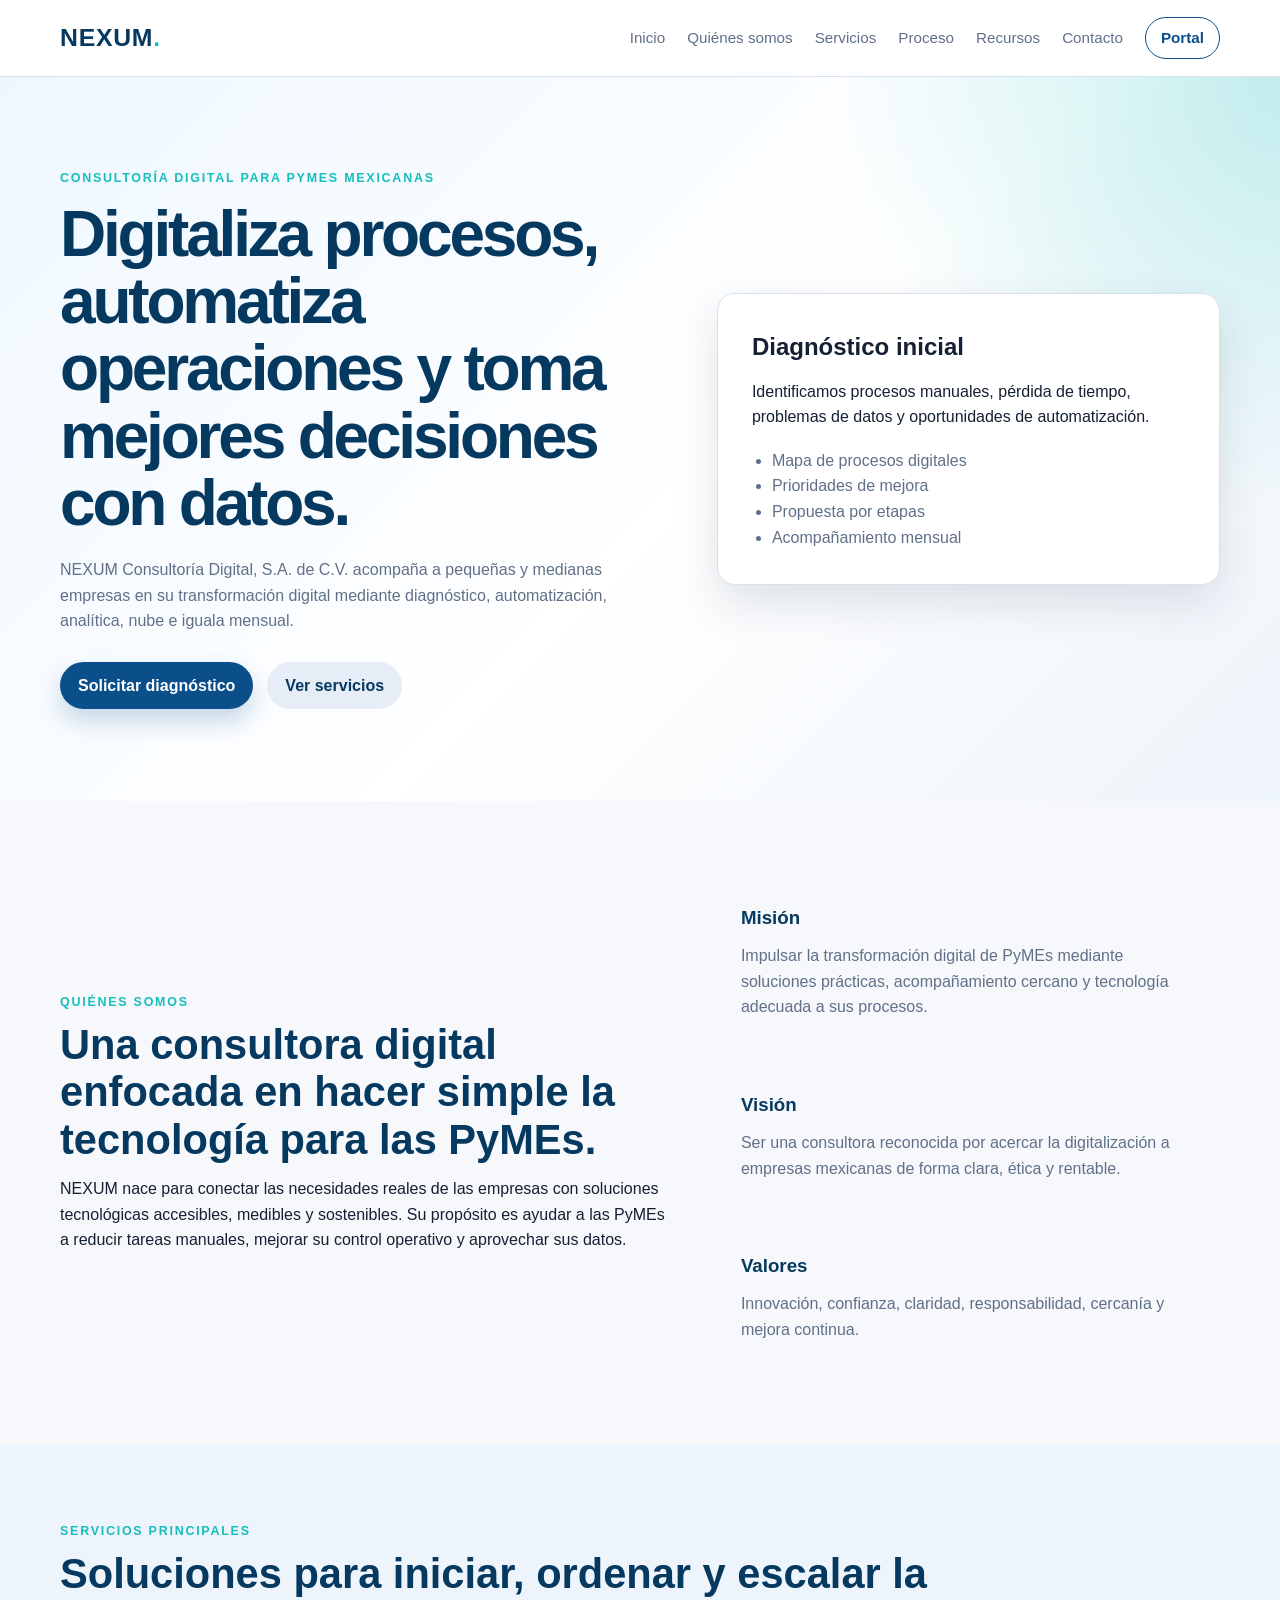
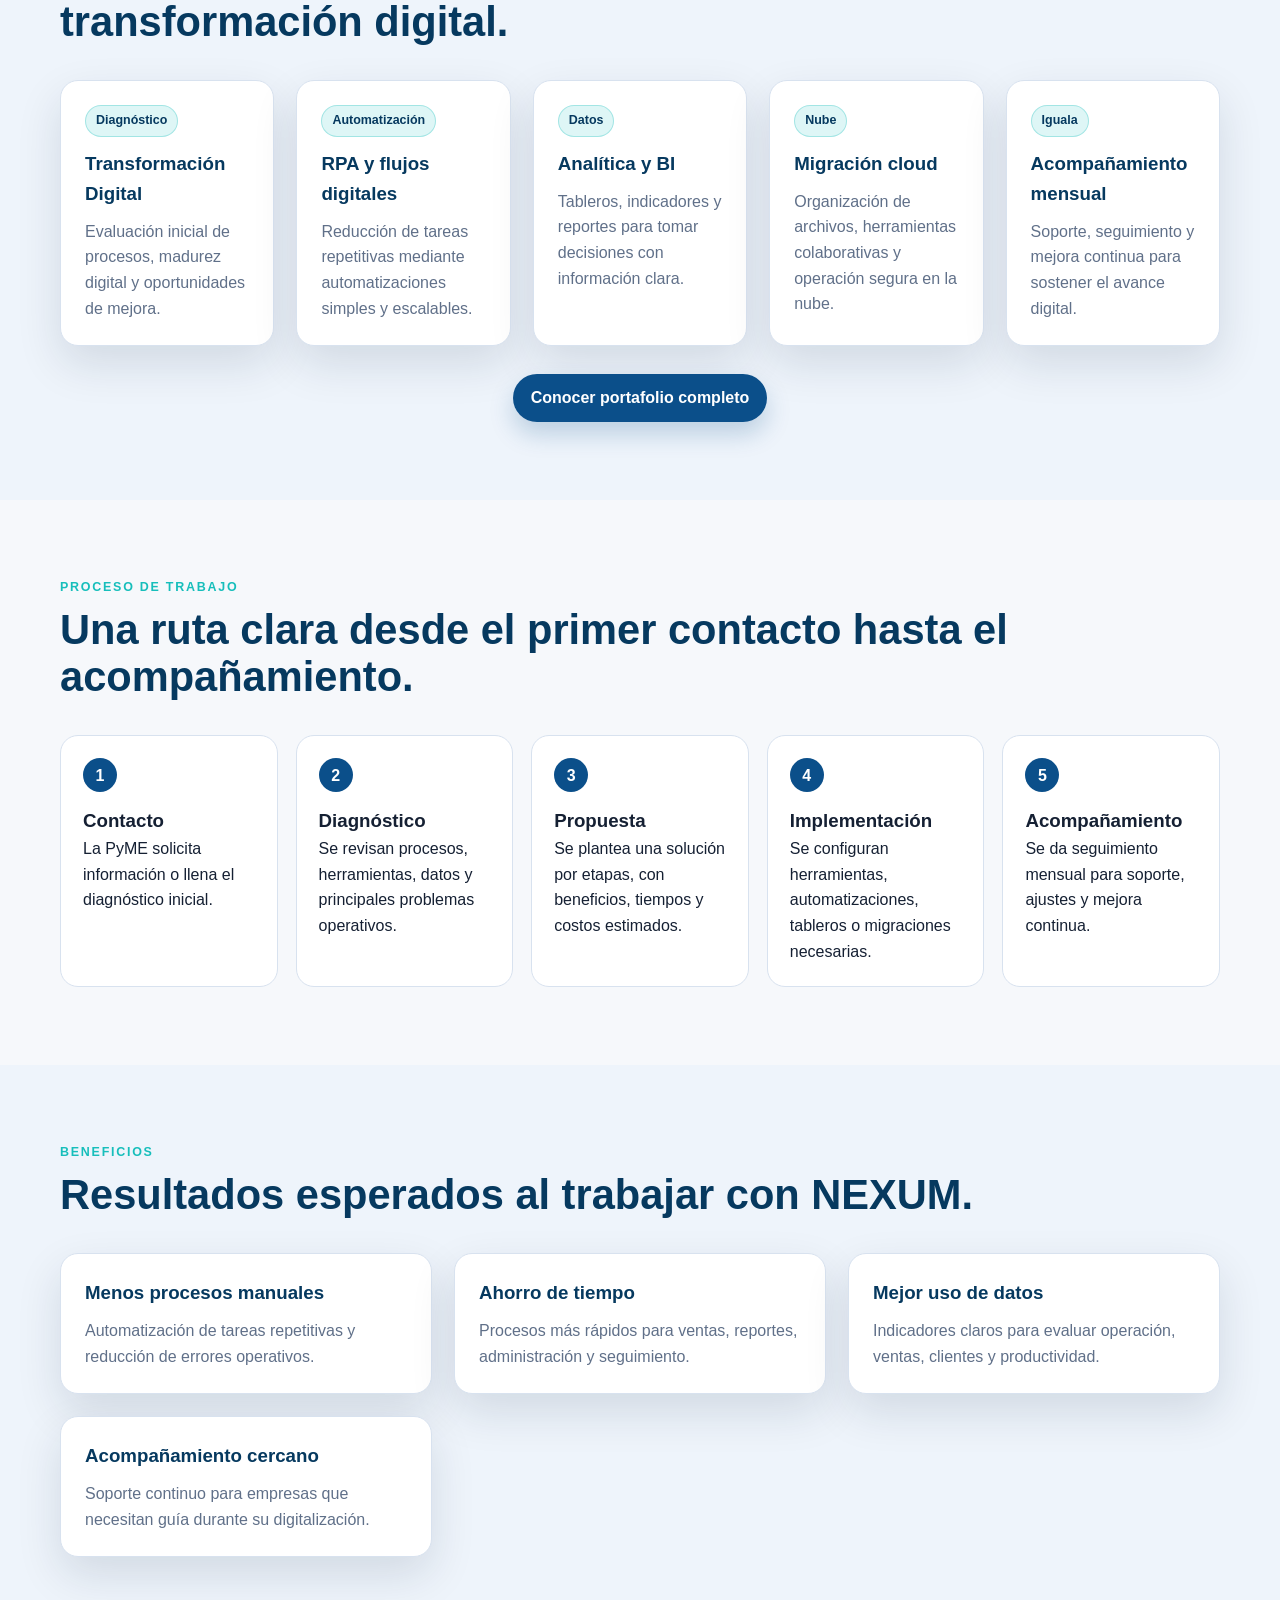
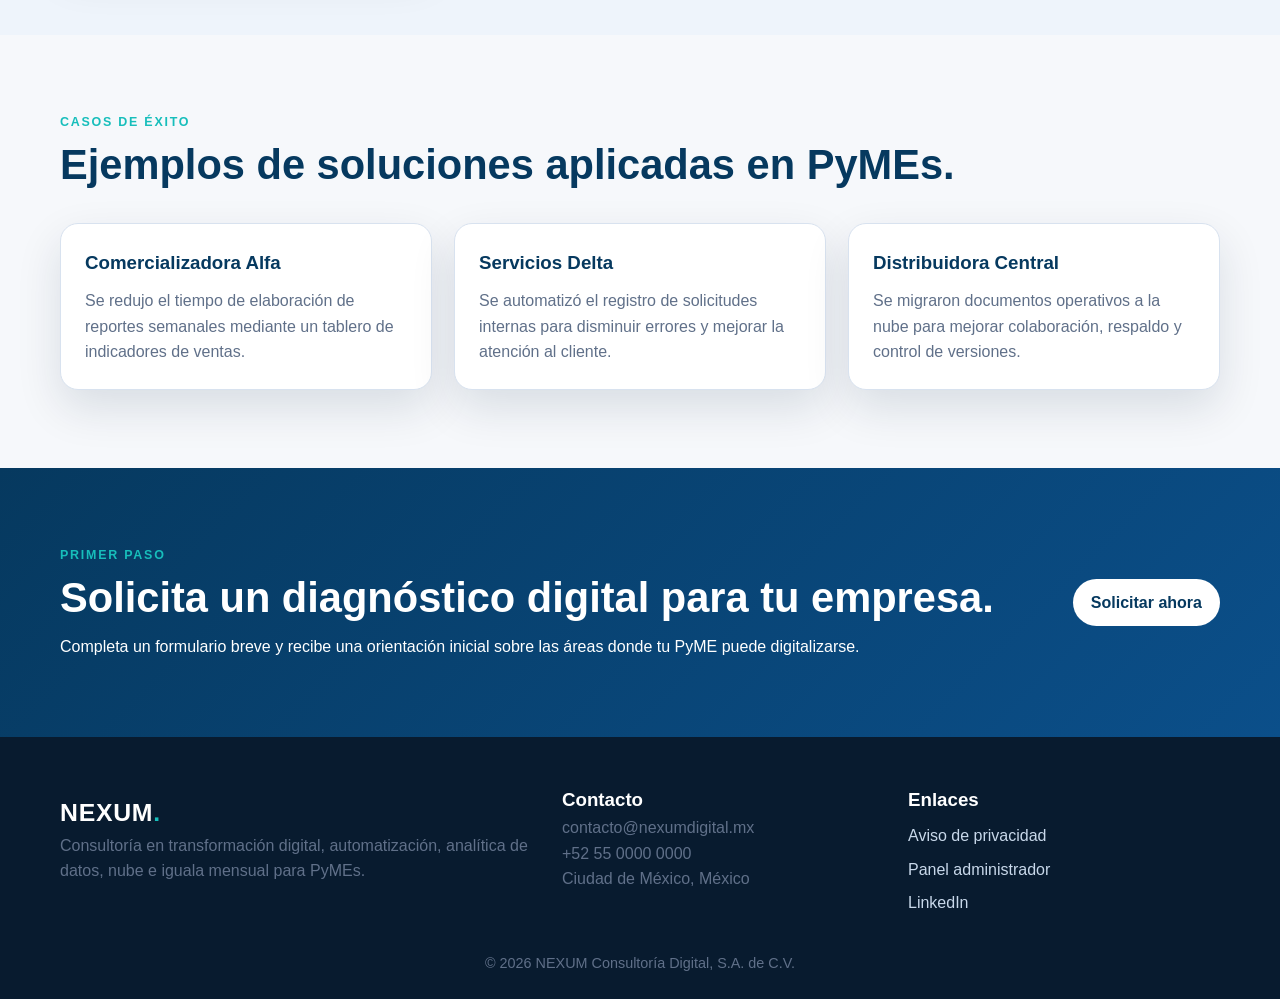
<file: index.html>
<!DOCTYPE html>
<html lang="es">
<head>
  <meta charset="UTF-8">
  <meta name="viewport" content="width=device-width, initial-scale=1.0">
  <title>NEXUM Consultoría Digital | Transformación digital para PyMEs</title>
  <meta name="description" content="NEXUM Consultoría Digital ayuda a PyMEs mexicanas con transformación digital, automatización, analítica de datos, migración a la nube e iguala mensual.">
  <link rel="stylesheet" href="css/styles.css">
</head>
<body>
  <header class="site-header">
    <nav class="navbar container">
      <a class="logo" href="index.html">NEXUM<span>.</span></a>
      <button class="nav-toggle" aria-label="Abrir menú">☰</button>
      <ul class="nav-menu">
        <li><a href="#inicio">Inicio</a></li>
        <li><a href="#nosotros">Quiénes somos</a></li>
        <li><a href="pages/servicios.html">Servicios</a></li>
        <li><a href="#proceso">Proceso</a></li>
        <li><a href="pages/blog.html">Recursos</a></li>
        <li><a href="pages/contacto.html">Contacto</a></li>
        <li><a class="btn btn-outline" href="pages/portal-cliente.html">Portal</a></li>
      </ul>
    </nav>
  </header>

  <main>
    <section id="inicio" class="hero">
      <div class="container hero-grid">
        <div class="hero-content">
          <p class="eyebrow">Consultoría digital para PyMEs mexicanas</p>
          <h1>Digitaliza procesos, automatiza operaciones y toma mejores decisiones con datos.</h1>
          <p>NEXUM Consultoría Digital, S.A. de C.V. acompaña a pequeñas y medianas empresas en su transformación digital mediante diagnóstico, automatización, analítica, nube e iguala mensual.</p>
          <div class="hero-actions">
            <a class="btn btn-primary" href="pages/diagnostico.html">Solicitar diagnóstico</a>
            <a class="btn btn-secondary" href="pages/servicios.html">Ver servicios</a>
          </div>
        </div>
        <div class="hero-card" aria-label="Resumen comercial NEXUM">
          <h2>Diagnóstico inicial</h2>
          <p>Identificamos procesos manuales, pérdida de tiempo, problemas de datos y oportunidades de automatización.</p>
          <ul>
            <li>Mapa de procesos digitales</li>
            <li>Prioridades de mejora</li>
            <li>Propuesta por etapas</li>
            <li>Acompañamiento mensual</li>
          </ul>
        </div>
      </div>
    </section>

    <section id="nosotros" class="section">
      <div class="container two-column">
        <div>
          <p class="eyebrow">Quiénes somos</p>
          <h2>Una consultora digital enfocada en hacer simple la tecnología para las PyMEs.</h2>
          <p>NEXUM nace para conectar las necesidades reales de las empresas con soluciones tecnológicas accesibles, medibles y sostenibles. Su propósito es ayudar a las PyMEs a reducir tareas manuales, mejorar su control operativo y aprovechar sus datos.</p>
        </div>
        <div class="values-grid">
          <article>
            <h3>Misión</h3>
            <p>Impulsar la transformación digital de PyMEs mediante soluciones prácticas, acompañamiento cercano y tecnología adecuada a sus procesos.</p>
          </article>
          <article>
            <h3>Visión</h3>
            <p>Ser una consultora reconocida por acercar la digitalización a empresas mexicanas de forma clara, ética y rentable.</p>
          </article>
          <article>
            <h3>Valores</h3>
            <p>Innovación, confianza, claridad, responsabilidad, cercanía y mejora continua.</p>
          </article>
        </div>
      </div>
    </section>

    <section class="section section-alt">
      <div class="container">
        <div class="section-heading">
          <p class="eyebrow">Servicios principales</p>
          <h2>Soluciones para iniciar, ordenar y escalar la transformación digital.</h2>
        </div>
        <div class="cards service-preview">
          <article class="card">
            <span class="tag">Diagnóstico</span>
            <h3>Transformación Digital</h3>
            <p>Evaluación inicial de procesos, madurez digital y oportunidades de mejora.</p>
          </article>
          <article class="card">
            <span class="tag">Automatización</span>
            <h3>RPA y flujos digitales</h3>
            <p>Reducción de tareas repetitivas mediante automatizaciones simples y escalables.</p>
          </article>
          <article class="card">
            <span class="tag">Datos</span>
            <h3>Analítica y BI</h3>
            <p>Tableros, indicadores y reportes para tomar decisiones con información clara.</p>
          </article>
          <article class="card">
            <span class="tag">Nube</span>
            <h3>Migración cloud</h3>
            <p>Organización de archivos, herramientas colaborativas y operación segura en la nube.</p>
          </article>
          <article class="card">
            <span class="tag">Iguala</span>
            <h3>Acompañamiento mensual</h3>
            <p>Soporte, seguimiento y mejora continua para sostener el avance digital.</p>
          </article>
        </div>
        <div class="center">
          <a class="btn btn-primary" href="pages/servicios.html">Conocer portafolio completo</a>
        </div>
      </div>
    </section>

    <section id="proceso" class="section">
      <div class="container">
        <div class="section-heading">
          <p class="eyebrow">Proceso de trabajo</p>
          <h2>Una ruta clara desde el primer contacto hasta el acompañamiento.</h2>
        </div>
        <div class="timeline">
          <article>
            <span>1</span>
            <h3>Contacto</h3>
            <p>La PyME solicita información o llena el diagnóstico inicial.</p>
          </article>
          <article>
            <span>2</span>
            <h3>Diagnóstico</h3>
            <p>Se revisan procesos, herramientas, datos y principales problemas operativos.</p>
          </article>
          <article>
            <span>3</span>
            <h3>Propuesta</h3>
            <p>Se plantea una solución por etapas, con beneficios, tiempos y costos estimados.</p>
          </article>
          <article>
            <span>4</span>
            <h3>Implementación</h3>
            <p>Se configuran herramientas, automatizaciones, tableros o migraciones necesarias.</p>
          </article>
          <article>
            <span>5</span>
            <h3>Acompañamiento</h3>
            <p>Se da seguimiento mensual para soporte, ajustes y mejora continua.</p>
          </article>
        </div>
      </div>
    </section>

    <section class="section section-alt">
      <div class="container">
        <div class="section-heading">
          <p class="eyebrow">Beneficios</p>
          <h2>Resultados esperados al trabajar con NEXUM.</h2>
        </div>
        <div class="cards benefits">
          <article class="card"><h3>Menos procesos manuales</h3><p>Automatización de tareas repetitivas y reducción de errores operativos.</p></article>
          <article class="card"><h3>Ahorro de tiempo</h3><p>Procesos más rápidos para ventas, reportes, administración y seguimiento.</p></article>
          <article class="card"><h3>Mejor uso de datos</h3><p>Indicadores claros para evaluar operación, ventas, clientes y productividad.</p></article>
          <article class="card"><h3>Acompañamiento cercano</h3><p>Soporte continuo para empresas que necesitan guía durante su digitalización.</p></article>
        </div>
      </div>
    </section>

    <section class="section">
      <div class="container">
        <div class="section-heading">
          <p class="eyebrow">Casos de éxito</p>
          <h2>Ejemplos de soluciones aplicadas en PyMEs.</h2>
        </div>
        <div class="cards cases">
          <article class="card">
            <h3>Comercializadora Alfa</h3>
            <p>Se redujo el tiempo de elaboración de reportes semanales mediante un tablero de indicadores de ventas.</p>
          </article>
          <article class="card">
            <h3>Servicios Delta</h3>
            <p>Se automatizó el registro de solicitudes internas para disminuir errores y mejorar la atención al cliente.</p>
          </article>
          <article class="card">
            <h3>Distribuidora Central</h3>
            <p>Se migraron documentos operativos a la nube para mejorar colaboración, respaldo y control de versiones.</p>
          </article>
        </div>
      </div>
    </section>

    <section class="section cta-section">
      <div class="container cta-card">
        <div>
          <p class="eyebrow">Primer paso</p>
          <h2>Solicita un diagnóstico digital para tu empresa.</h2>
          <p>Completa un formulario breve y recibe una orientación inicial sobre las áreas donde tu PyME puede digitalizarse.</p>
        </div>
        <a class="btn btn-light" href="pages/diagnostico.html">Solicitar ahora</a>
      </div>
    </section>
  </main>

  <footer class="footer">
    <div class="container footer-grid">
      <div>
        <a class="logo" href="index.html">NEXUM<span>.</span></a>
        <p>Consultoría en transformación digital, automatización, analítica de datos, nube e iguala mensual para PyMEs.</p>
      </div>
      <div>
        <h3>Contacto</h3>
        <p>contacto@nexumdigital.mx</p>
        <p>+52 55 0000 0000</p>
        <p>Ciudad de México, México</p>
      </div>
      <div>
        <h3>Enlaces</h3>
        <a href="pages/aviso-privacidad.html">Aviso de privacidad</a>
        <a href="pages/admin.html">Panel administrador</a>
        <a href="https://www.linkedin.com" target="_blank" rel="noopener">LinkedIn</a>
      </div>
    </div>
    <p class="footer-copy">© 2026 NEXUM Consultoría Digital, S.A. de C.V.</p>
  </footer>

  <script src="js/app.js"></script>
</body>
</html>
</file>
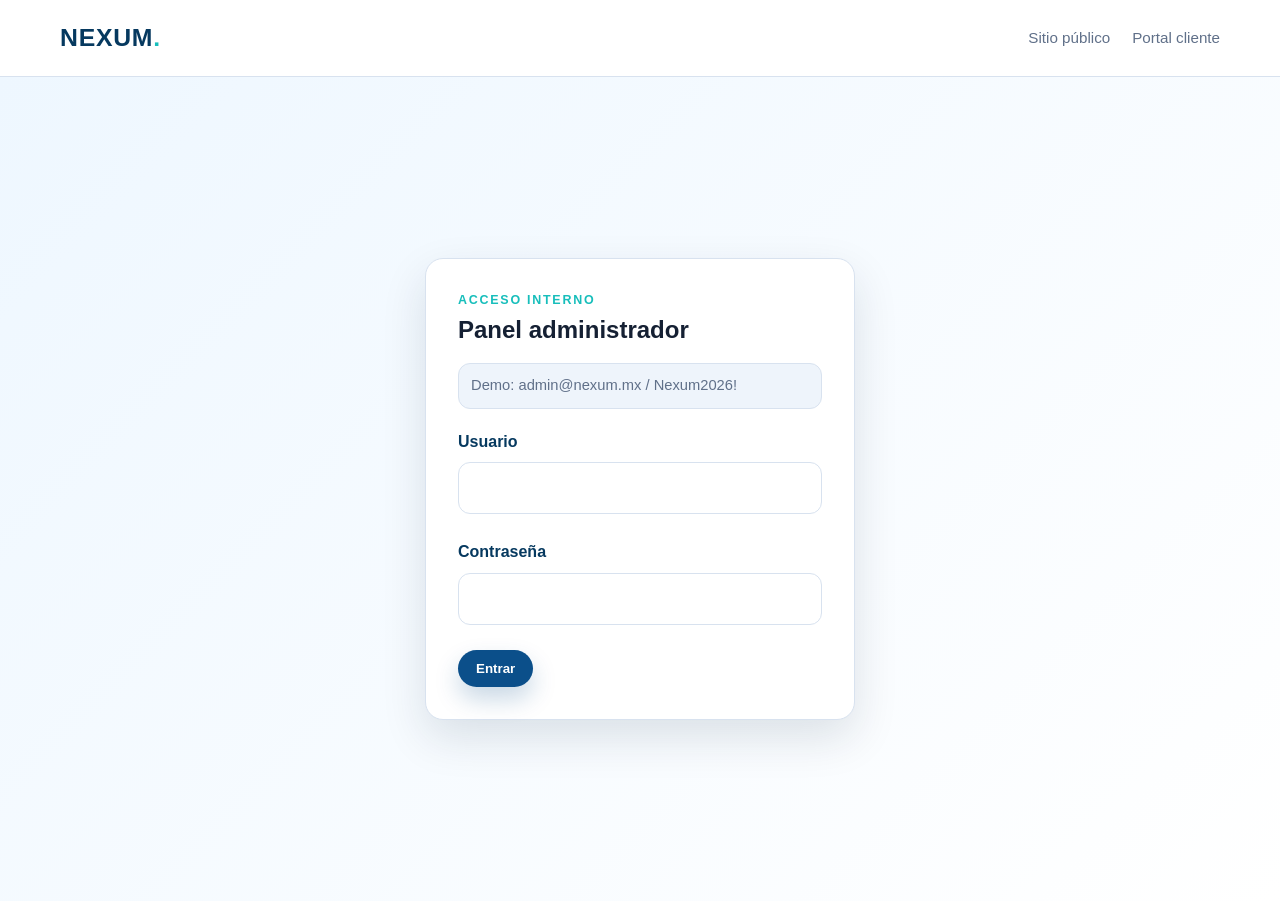
<file: pages/admin.html>
<!DOCTYPE html>
<html lang="es">
<head>
  <meta charset="UTF-8">
  <meta name="viewport" content="width=device-width, initial-scale=1.0">
  <title>Panel administrador | NEXUM</title>
  <meta name="robots" content="noindex">
  <link rel="stylesheet" href="../css/styles.css">
</head>
<body>
  <header class="site-header">
    <nav class="navbar container">
      <a class="logo" href="../index.html">NEXUM<span>.</span></a>
      <ul class="nav-menu">
        <li><a href="../index.html">Sitio público</a></li>
        <li><a href="portal-cliente.html">Portal cliente</a></li>
      </ul>
    </nav>
  </header>

  <main>
    <section id="adminLogin" class="login-wrapper">
      <form id="adminLoginForm" class="login-card">
        <p class="eyebrow">Acceso interno</p>
        <h1>Panel administrador</h1>
        <p class="notice">Demo: admin@nexum.mx / Nexum2026!</p>
        <div class="form-group">
          <label for="usuario">Usuario</label>
          <input id="usuario" name="usuario" type="email" required>
        </div>
        <br>
        <div class="form-group">
          <label for="password">Contraseña</label>
          <input id="password" name="password" type="password" required>
        </div>
        <br>
        <button class="btn btn-primary" type="submit">Entrar</button>
        <div id="adminLoginMessage" class="form-message"></div>
      </form>
    </section>

    <section id="adminArea" class="dashboard hidden">
      <div class="container">
        <div class="dashboard-header">
          <div>
            <p class="eyebrow">Gestión NEXUM</p>
            <h1>Solicitudes y métricas</h1>
          </div>
          <button id="adminLogout" class="btn btn-secondary">Cerrar sesión</button>
        </div>

        <div class="dashboard-grid">
          <article class="dashboard-card"><h2 id="metricVisits">0</h2><p>Visitas registradas</p></article>
          <article class="dashboard-card"><h2 id="metricDiagnostics">0</h2><p>Diagnósticos</p></article>
          <article class="dashboard-card"><h2 id="metricContacts">0</h2><p>Contactos</p></article>
          <article class="dashboard-card"><h2 id="metricSupports">0</h2><p>Soportes</p></article>
        </div>

        <h2>Solicitudes de diagnóstico</h2>
        <br>
        <div class="table-wrapper">
          <table>
            <thead>
              <tr>
                <th>Fecha</th>
                <th>Empresa</th>
                <th>Contacto</th>
                <th>Servicio</th>
                <th>Sector</th>
                <th>Estado</th>
              </tr>
            </thead>
            <tbody id="diagnosticsTable"></tbody>
          </table>
        </div>

        <br><br>
        <h2>Notificaciones de soporte</h2>
        <br>
        <div id="supportList" class="cards cases"></div>
      </div>
    </section>
  </main>

  <script src="../js/app.js"></script>
  <script src="../js/forms.js"></script>
  <script src="../js/admin.js"></script>
</body>
</html>
</file>
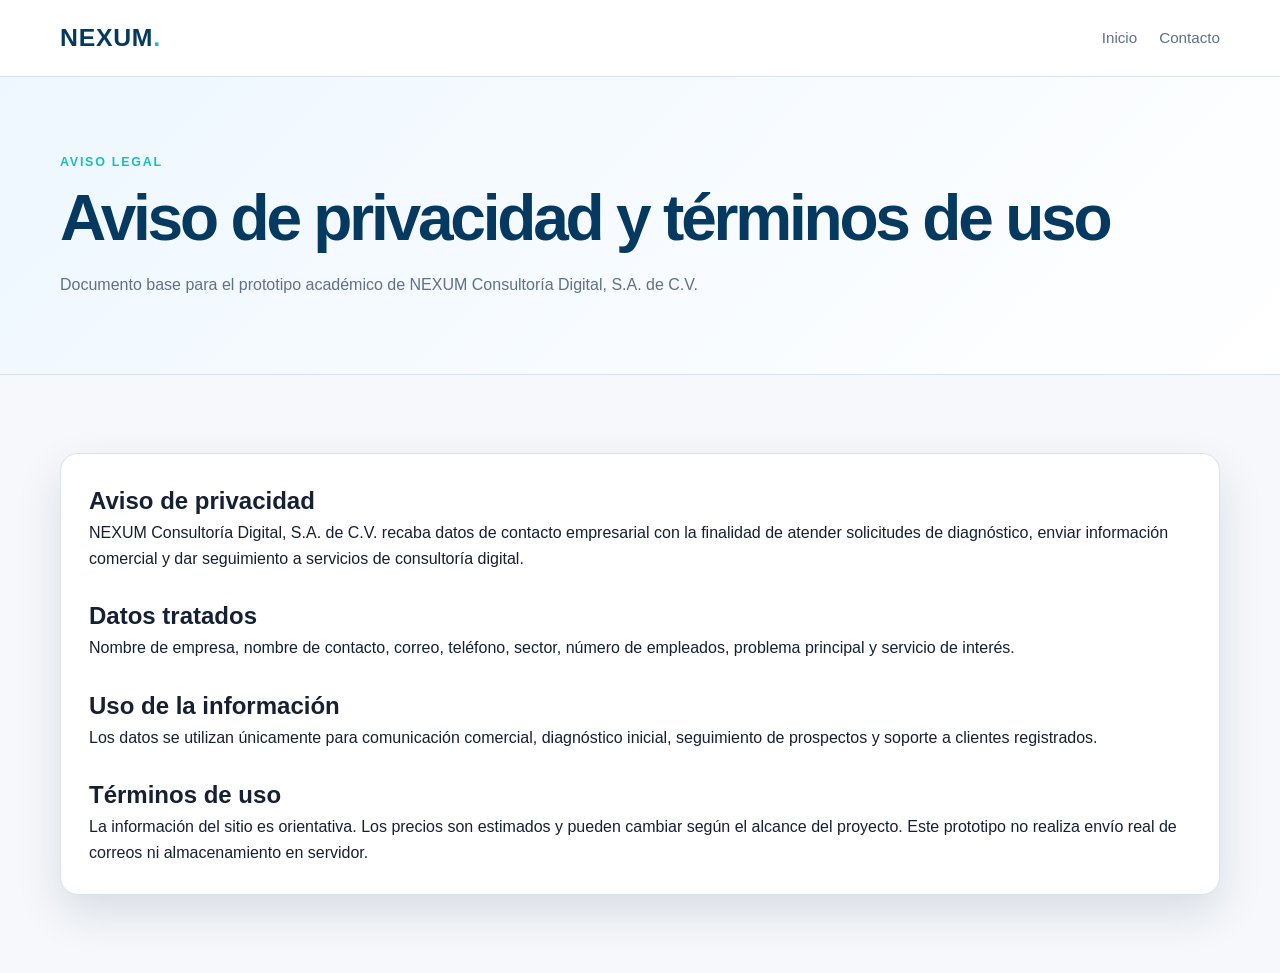
<file: pages/aviso-privacidad.html>
<!DOCTYPE html>
<html lang="es">
<head>
  <meta charset="UTF-8">
  <meta name="viewport" content="width=device-width, initial-scale=1.0">
  <title>Aviso de privacidad | NEXUM</title>
  <link rel="stylesheet" href="../css/styles.css">
</head>
<body>
  <header class="site-header">
    <nav class="navbar container">
      <a class="logo" href="../index.html">NEXUM<span>.</span></a>
      <ul class="nav-menu">
        <li><a href="../index.html">Inicio</a></li>
        <li><a href="contacto.html">Contacto</a></li>
      </ul>
    </nav>
  </header>

  <main>
    <section class="page-hero">
      <div class="container">
        <p class="eyebrow">Aviso legal</p>
        <h1>Aviso de privacidad y términos de uso</h1>
        <p>Documento base para el prototipo académico de NEXUM Consultoría Digital, S.A. de C.V.</p>
      </div>
    </section>

    <section class="section">
      <div class="container">
        <article class="form-card">
          <h2>Aviso de privacidad</h2>
          <p>NEXUM Consultoría Digital, S.A. de C.V. recaba datos de contacto empresarial con la finalidad de atender solicitudes de diagnóstico, enviar información comercial y dar seguimiento a servicios de consultoría digital.</p>
          <br>
          <h2>Datos tratados</h2>
          <p>Nombre de empresa, nombre de contacto, correo, teléfono, sector, número de empleados, problema principal y servicio de interés.</p>
          <br>
          <h2>Uso de la información</h2>
          <p>Los datos se utilizan únicamente para comunicación comercial, diagnóstico inicial, seguimiento de prospectos y soporte a clientes registrados.</p>
          <br>
          <h2>Términos de uso</h2>
          <p>La información del sitio es orientativa. Los precios son estimados y pueden cambiar según el alcance del proyecto. Este prototipo no realiza envío real de correos ni almacenamiento en servidor.</p>
        </article>
      </div>
    </section>
  </main>
</body>
</html>
</file>
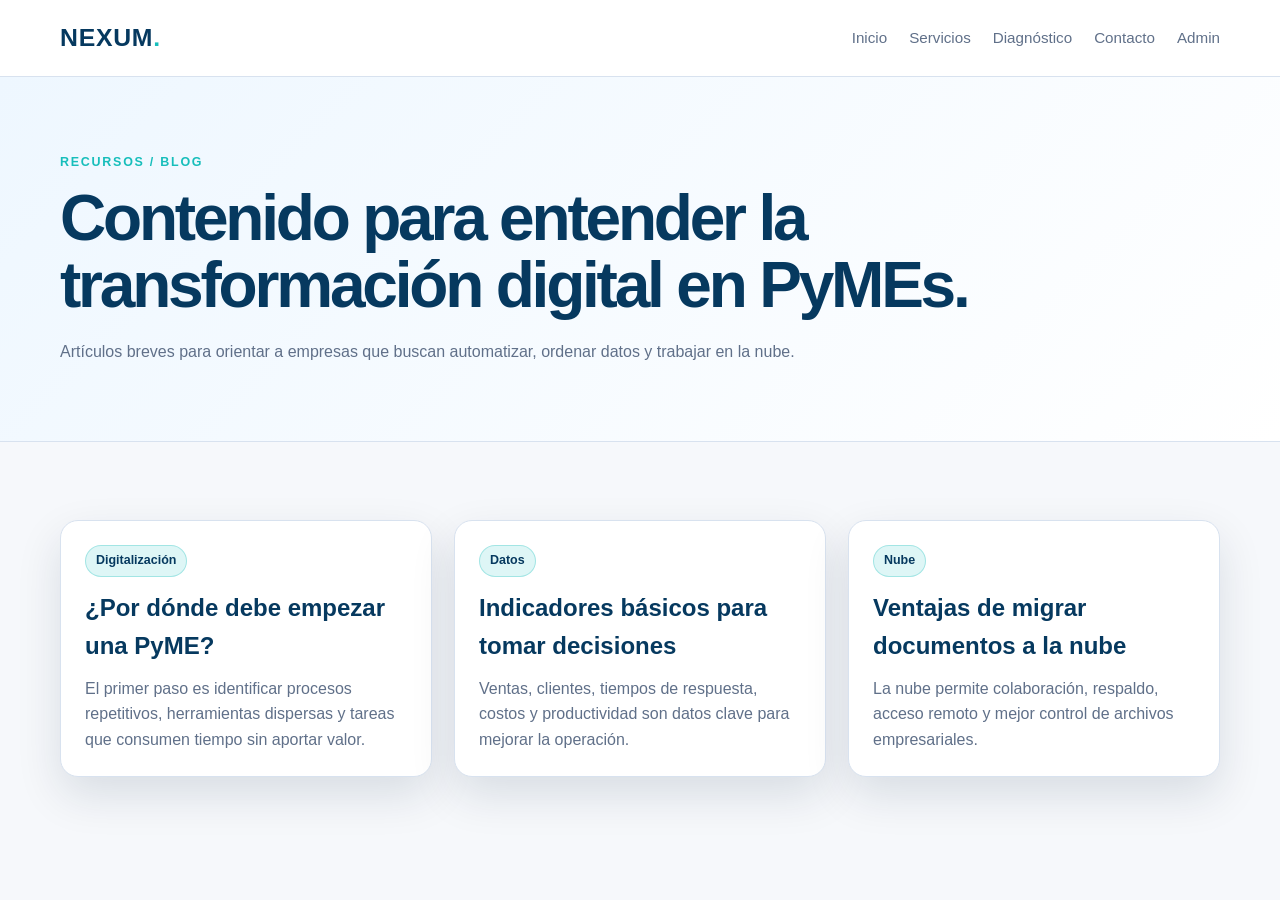
<file: pages/blog.html>
<!DOCTYPE html>
<html lang="es">
<head>
  <meta charset="UTF-8">
  <meta name="viewport" content="width=device-width, initial-scale=1.0">
  <title>Recursos | NEXUM</title>
  <meta name="description" content="Recursos y artículos sobre transformación digital para PyMEs.">
  <link rel="stylesheet" href="../css/styles.css">
</head>
<body>
  <header class="site-header">
    <nav class="navbar container">
      <a class="logo" href="../index.html">NEXUM<span>.</span></a>
      <button class="nav-toggle" aria-label="Abrir menú">☰</button>
      <ul class="nav-menu">
        <li><a href="../index.html">Inicio</a></li>
        <li><a href="servicios.html">Servicios</a></li>
        <li><a href="diagnostico.html">Diagnóstico</a></li>
        <li><a href="contacto.html">Contacto</a></li>
        <li><a href="admin.html">Admin</a></li>
      </ul>
    </nav>
  </header>

  <main>
    <section class="page-hero">
      <div class="container">
        <p class="eyebrow">Recursos / Blog</p>
        <h1>Contenido para entender la transformación digital en PyMEs.</h1>
        <p>Artículos breves para orientar a empresas que buscan automatizar, ordenar datos y trabajar en la nube.</p>
      </div>
    </section>

    <section class="section">
      <div class="container blog-grid">
        <article class="card">
          <span class="tag">Digitalización</span>
          <h2>¿Por dónde debe empezar una PyME?</h2>
          <p>El primer paso es identificar procesos repetitivos, herramientas dispersas y tareas que consumen tiempo sin aportar valor.</p>
        </article>
        <article class="card">
          <span class="tag">Datos</span>
          <h2>Indicadores básicos para tomar decisiones</h2>
          <p>Ventas, clientes, tiempos de respuesta, costos y productividad son datos clave para mejorar la operación.</p>
        </article>
        <article class="card">
          <span class="tag">Nube</span>
          <h2>Ventajas de migrar documentos a la nube</h2>
          <p>La nube permite colaboración, respaldo, acceso remoto y mejor control de archivos empresariales.</p>
        </article>
      </div>
    </section>
  </main>

  <script src="../js/app.js"></script>
</body>
</html>
</file>
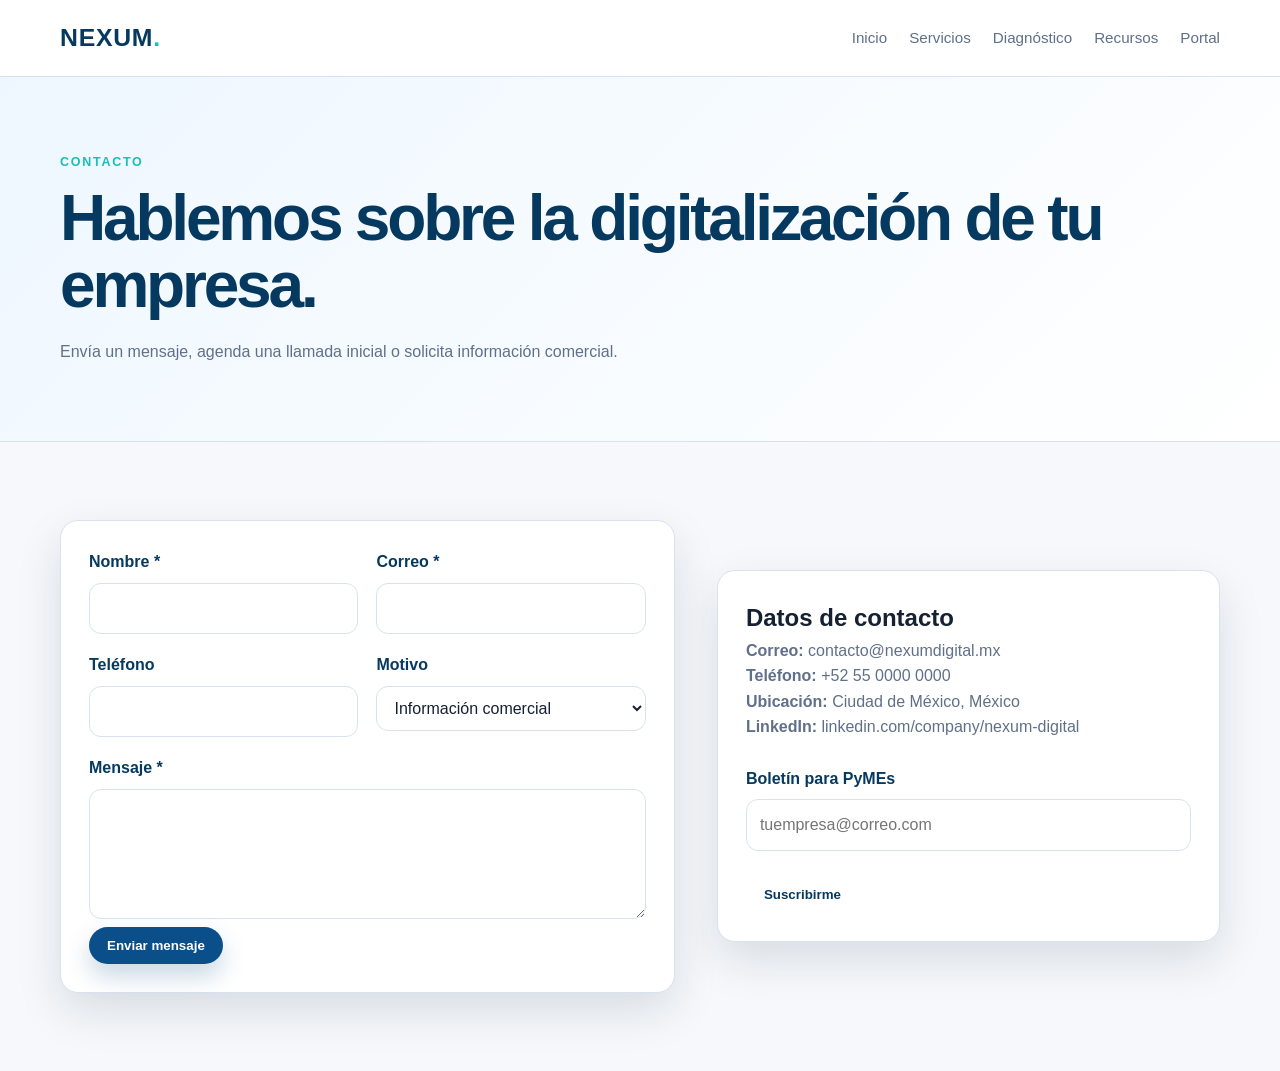
<file: pages/contacto.html>
<!DOCTYPE html>
<html lang="es">
<head>
  <meta charset="UTF-8">
  <meta name="viewport" content="width=device-width, initial-scale=1.0">
  <title>Contacto | NEXUM</title>
  <meta name="description" content="Contacto de NEXUM Consultoría Digital.">
  <link rel="stylesheet" href="../css/styles.css">
</head>
<body>
  <header class="site-header">
    <nav class="navbar container">
      <a class="logo" href="../index.html">NEXUM<span>.</span></a>
      <button class="nav-toggle" aria-label="Abrir menú">☰</button>
      <ul class="nav-menu">
        <li><a href="../index.html">Inicio</a></li>
        <li><a href="servicios.html">Servicios</a></li>
        <li><a href="diagnostico.html">Diagnóstico</a></li>
        <li><a href="blog.html">Recursos</a></li>
        <li><a href="portal-cliente.html">Portal</a></li>
      </ul>
    </nav>
  </header>

  <main>
    <section class="page-hero">
      <div class="container">
        <p class="eyebrow">Contacto</p>
        <h1>Hablemos sobre la digitalización de tu empresa.</h1>
        <p>Envía un mensaje, agenda una llamada inicial o solicita información comercial.</p>
      </div>
    </section>

    <section class="section">
      <div class="container form-layout">
        <form id="contactForm" class="form-card">
          <div class="form-grid">
            <div class="form-group">
              <label for="nombre">Nombre *</label>
              <input id="nombre" name="nombre" type="text" required>
            </div>
            <div class="form-group">
              <label for="correo">Correo *</label>
              <input id="correo" name="correo" type="email" required>
            </div>
            <div class="form-group">
              <label for="telefono">Teléfono</label>
              <input id="telefono" name="telefono" type="tel">
            </div>
            <div class="form-group">
              <label for="motivo">Motivo</label>
              <select id="motivo" name="motivo">
                <option>Información comercial</option>
                <option>Agendar llamada</option>
                <option>Soporte</option>
                <option>Alianza</option>
              </select>
            </div>
            <div class="form-group full">
              <label for="mensaje">Mensaje *</label>
              <textarea id="mensaje" name="mensaje" required></textarea>
            </div>
          </div>
          <button class="btn btn-primary" type="submit">Enviar mensaje</button>
          <div id="contactMessage" class="form-message"></div>
        </form>

        <aside class="sidebar-box">
          <h2>Datos de contacto</h2>
          <p><strong>Correo:</strong> contacto@nexumdigital.mx</p>
          <p><strong>Teléfono:</strong> +52 55 0000 0000</p>
          <p><strong>Ubicación:</strong> Ciudad de México, México</p>
          <p><strong>LinkedIn:</strong> linkedin.com/company/nexum-digital</p>
          <br>
          <form id="newsletterForm">
            <label for="correoBoletin">Boletín para PyMEs</label>
            <input id="correoBoletin" name="correoBoletin" type="email" placeholder="tuempresa@correo.com">
            <br><br>
            <button class="btn btn-light" type="submit">Suscribirme</button>
            <div id="newsletterMessage" class="form-message"></div>
          </form>
        </aside>
      </div>
    </section>
  </main>

  <script src="../js/app.js"></script>
  <script src="../js/forms.js"></script>
</body>
</html>
</file>
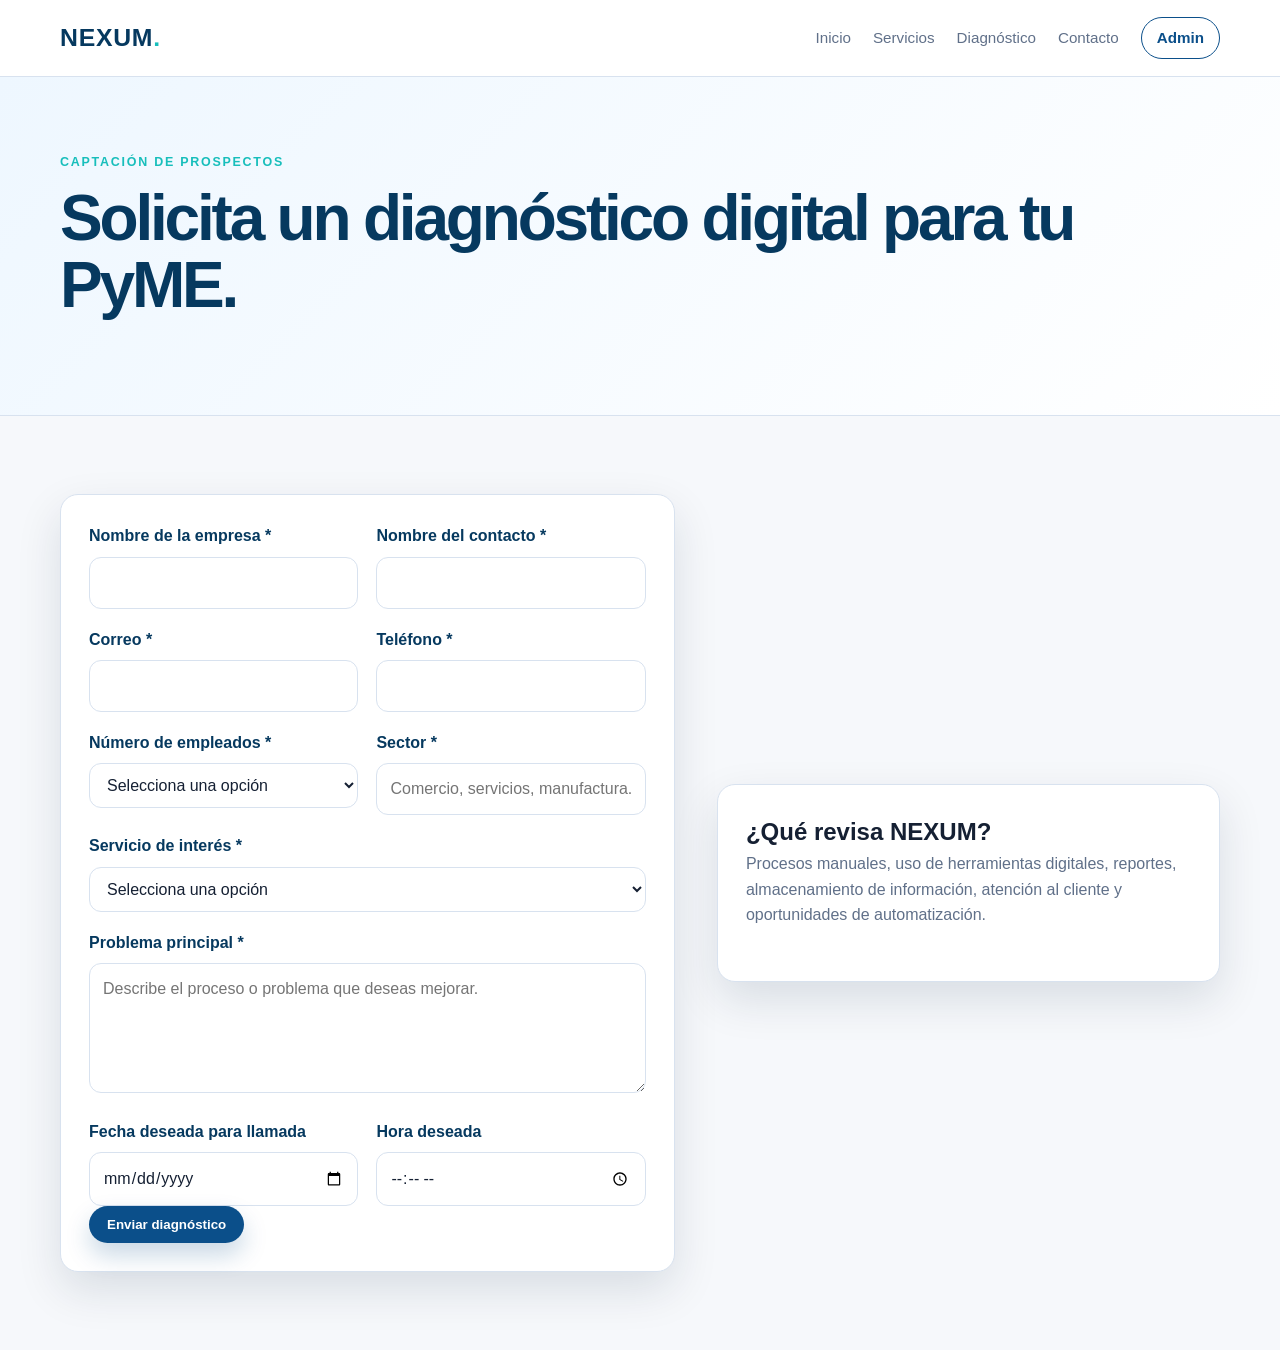
<file: pages/diagnostico.html>
<!DOCTYPE html>
<html lang="es">
<head>
  <meta charset="UTF-8">
  <meta name="viewport" content="width=device-width, initial-scale=1.0">
  <title>Solicitar diagnóstico | NEXUM</title>
  <meta name="description" content="Formulario para solicitar diagnóstico digital con NEXUM Consultoría Digital.">
  <link rel="stylesheet" href="../css/styles.css">
</head>
<body>
  <header class="site-header">
    <nav class="navbar container">
      <a class="logo" href="../index.html">NEXUM<span>.</span></a>
      <button class="nav-toggle" aria-label="Abrir menú">☰</button>
      <ul class="nav-menu">
        <li><a href="../index.html">Inicio</a></li>
        <li><a href="servicios.html">Servicios</a></li>
        <li><a href="diagnostico.html">Diagnóstico</a></li>
        <li><a href="contacto.html">Contacto</a></li>
        <li><a class="btn btn-outline" href="admin.html">Admin</a></li>
      </ul>
    </nav>
  </header>

  <main>
    <section class="page-hero">
      <div class="container">
        <p class="eyebrow">Captación de prospectos</p>
        <h1>Solicita un diagnóstico digital para tu PyME.</h1>

      </div>
    </section>

    <section class="section">
      <div class="container form-layout">
        <form id="diagnosticForm" class="form-card">
          <div class="form-grid">
            <div class="form-group">
              <label for="empresa">Nombre de la empresa *</label>
              <input id="empresa" name="empresa" type="text" required>
            </div>
            <div class="form-group">
              <label for="contacto">Nombre del contacto *</label>
              <input id="contacto" name="contacto" type="text" required>
            </div>
            <div class="form-group">
              <label for="correo">Correo *</label>
              <input id="correo" name="correo" type="email" required>
            </div>
            <div class="form-group">
              <label for="telefono">Teléfono *</label>
              <input id="telefono" name="telefono" type="tel" required>
            </div>
            <div class="form-group">
              <label for="empleados">Número de empleados *</label>
              <select id="empleados" name="empleados" required>
                <option value="">Selecciona una opción</option>
                <option>1 a 10</option>
                <option>11 a 50</option>
                <option>51 a 100</option>
                <option>Más de 100</option>
              </select>
            </div>
            <div class="form-group">
              <label for="sector">Sector *</label>
              <input id="sector" name="sector" type="text" placeholder="Comercio, servicios, manufactura..." required>
            </div>
            <div class="form-group full">
              <label for="servicio">Servicio de interés *</label>
              <select id="servicio" name="servicio" required>
                <option value="">Selecciona una opción</option>
                <option>Diagnóstico de Transformación Digital</option>
                <option>Automatización/RPA</option>
                <option>Analítica de datos y BI</option>
                <option>Migración a la nube</option>
                <option>Iguala mensual de acompañamiento</option>
              </select>
            </div>
            <div class="form-group full">
              <label for="problema">Problema principal *</label>
              <textarea id="problema" name="problema" placeholder="Describe el proceso o problema que deseas mejorar." required></textarea>
            </div>
            <div class="form-group">
              <label for="fecha">Fecha deseada para llamada</label>
              <input id="fecha" name="fecha_llamada" type="date">
            </div>
            <div class="form-group">
              <label for="hora">Hora deseada</label>
              <input id="hora" name="hora_llamada" type="time">
            </div>
          </div>
          <button class="btn btn-primary" type="submit">Enviar diagnóstico</button>
          <div id="diagnosticMessage" class="form-message"></div>
        </form>

        <aside class="sidebar-box">
          <h2>¿Qué revisa NEXUM?</h2>
          <p>Procesos manuales, uso de herramientas digitales, reportes, almacenamiento de información, atención al cliente y oportunidades de automatización.</p>
          <br>

        </aside>
      </div>
    </section>
  </main>

  <script src="../js/app.js"></script>
  <script src="../js/forms.js"></script>
</body>
</html>
</file>
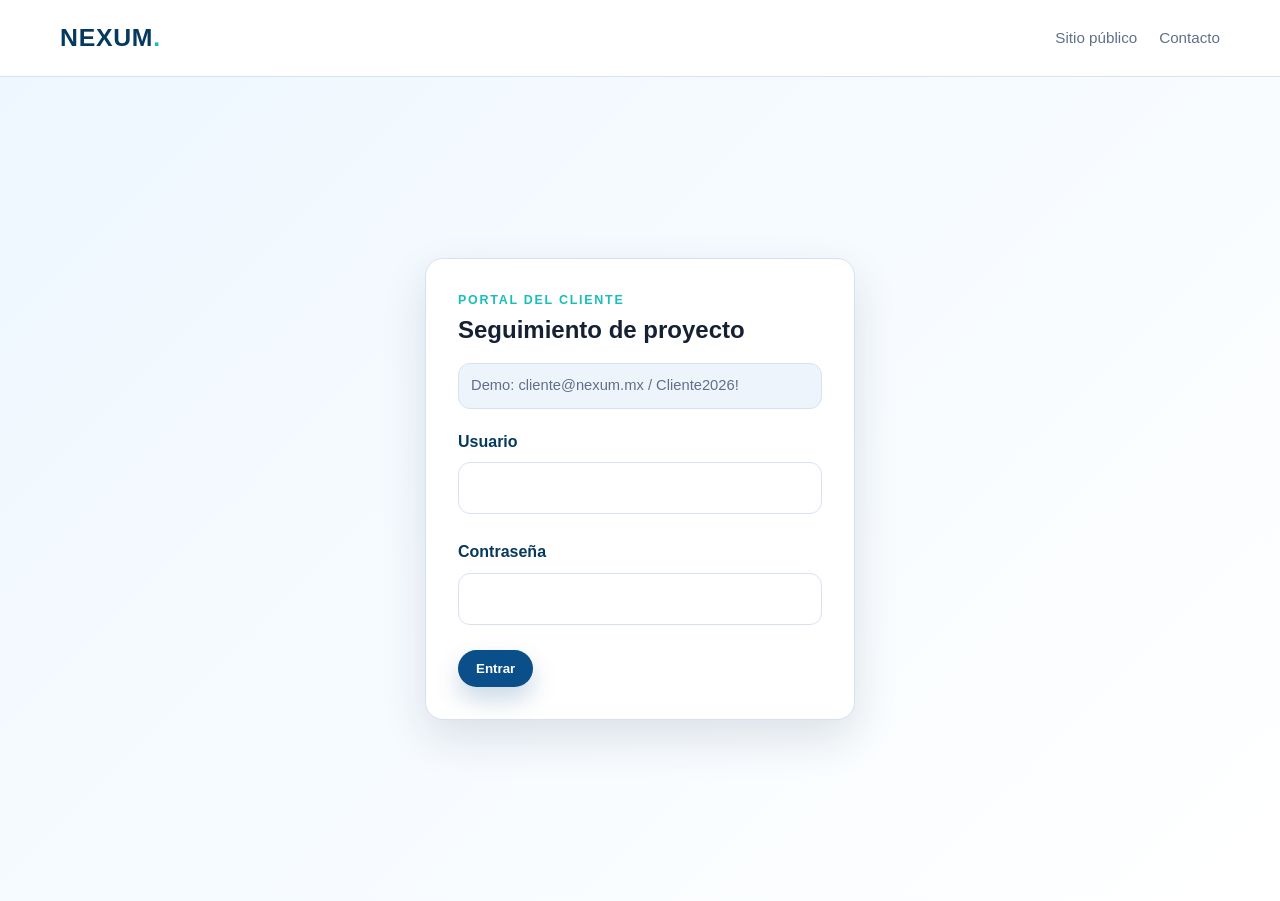
<file: pages/portal-cliente.html>
<!DOCTYPE html>
<html lang="es">
<head>
  <meta charset="UTF-8">
  <meta name="viewport" content="width=device-width, initial-scale=1.0">
  <title>Portal del cliente | NEXUM</title>
  <meta name="robots" content="noindex">
  <link rel="stylesheet" href="../css/styles.css">
</head>
<body>
  <header class="site-header">
    <nav class="navbar container">
      <a class="logo" href="../index.html">NEXUM<span>.</span></a>
      <ul class="nav-menu">
        <li><a href="../index.html">Sitio público</a></li>
        <li><a href="contacto.html">Contacto</a></li>
      </ul>
    </nav>
  </header>

  <main>
    <section id="clientLogin" class="login-wrapper">
      <form id="clientLoginForm" class="login-card">
        <p class="eyebrow">Portal del cliente</p>
        <h1>Seguimiento de proyecto</h1>
        <p class="notice">Demo: cliente@nexum.mx / Cliente2026!</p>
        <div class="form-group">
          <label for="usuario">Usuario</label>
          <input id="usuario" name="usuario" type="email" required>
        </div>
        <br>
        <div class="form-group">
          <label for="password">Contraseña</label>
          <input id="password" name="password" type="password" required>
        </div>
        <br>
        <button class="btn btn-primary" type="submit">Entrar</button>
        <div id="clientLoginMessage" class="form-message"></div>
      </form>
    </section>

    <section id="clientArea" class="dashboard hidden">
      <div class="container">
        <div class="dashboard-header">
          <div>
            <p class="eyebrow">Cliente registrado</p>
            <h1>Estado del proyecto</h1>
          </div>
          <button id="clientLogout" class="btn btn-secondary">Cerrar sesión</button>
        </div>

        <div class="form-layout">
          <div>
            <div class="table-wrapper">
              <table>
                <thead>
                  <tr>
                    <th>Fase</th>
                    <th>Estado</th>
                  </tr>
                </thead>
                <tbody id="projectStatusTable"></tbody>
              </table>
            </div>

            <br>
            <div class="form-card">
              <h2>Subir documentos</h2>
              <p>Simulación visual de carga de archivos para diagnóstico.</p>
              <br>
              <input id="clientFile" type="file">
              <div id="fileMessage" class="form-message"></div>
            </div>
          </div>

          <form id="supportForm" class="form-card">
            <h2>Solicitar soporte</h2>
            <div class="form-group">
              <label for="asunto">Asunto *</label>
              <input id="asunto" name="asunto" type="text" required>
            </div>
            <br>
            <div class="form-group">
              <label for="mensaje">Mensaje *</label>
              <textarea id="mensaje" name="mensaje" required></textarea>
            </div>
            <br>
            <button class="btn btn-primary" type="submit">Enviar soporte</button>
            <div id="supportMessage" class="form-message"></div>
          </form>
        </div>
      </div>
    </section>
  </main>

  <script src="../js/app.js"></script>
  <script src="../js/forms.js"></script>
  <script src="../js/cliente.js"></script>
</body>
</html>
</file>
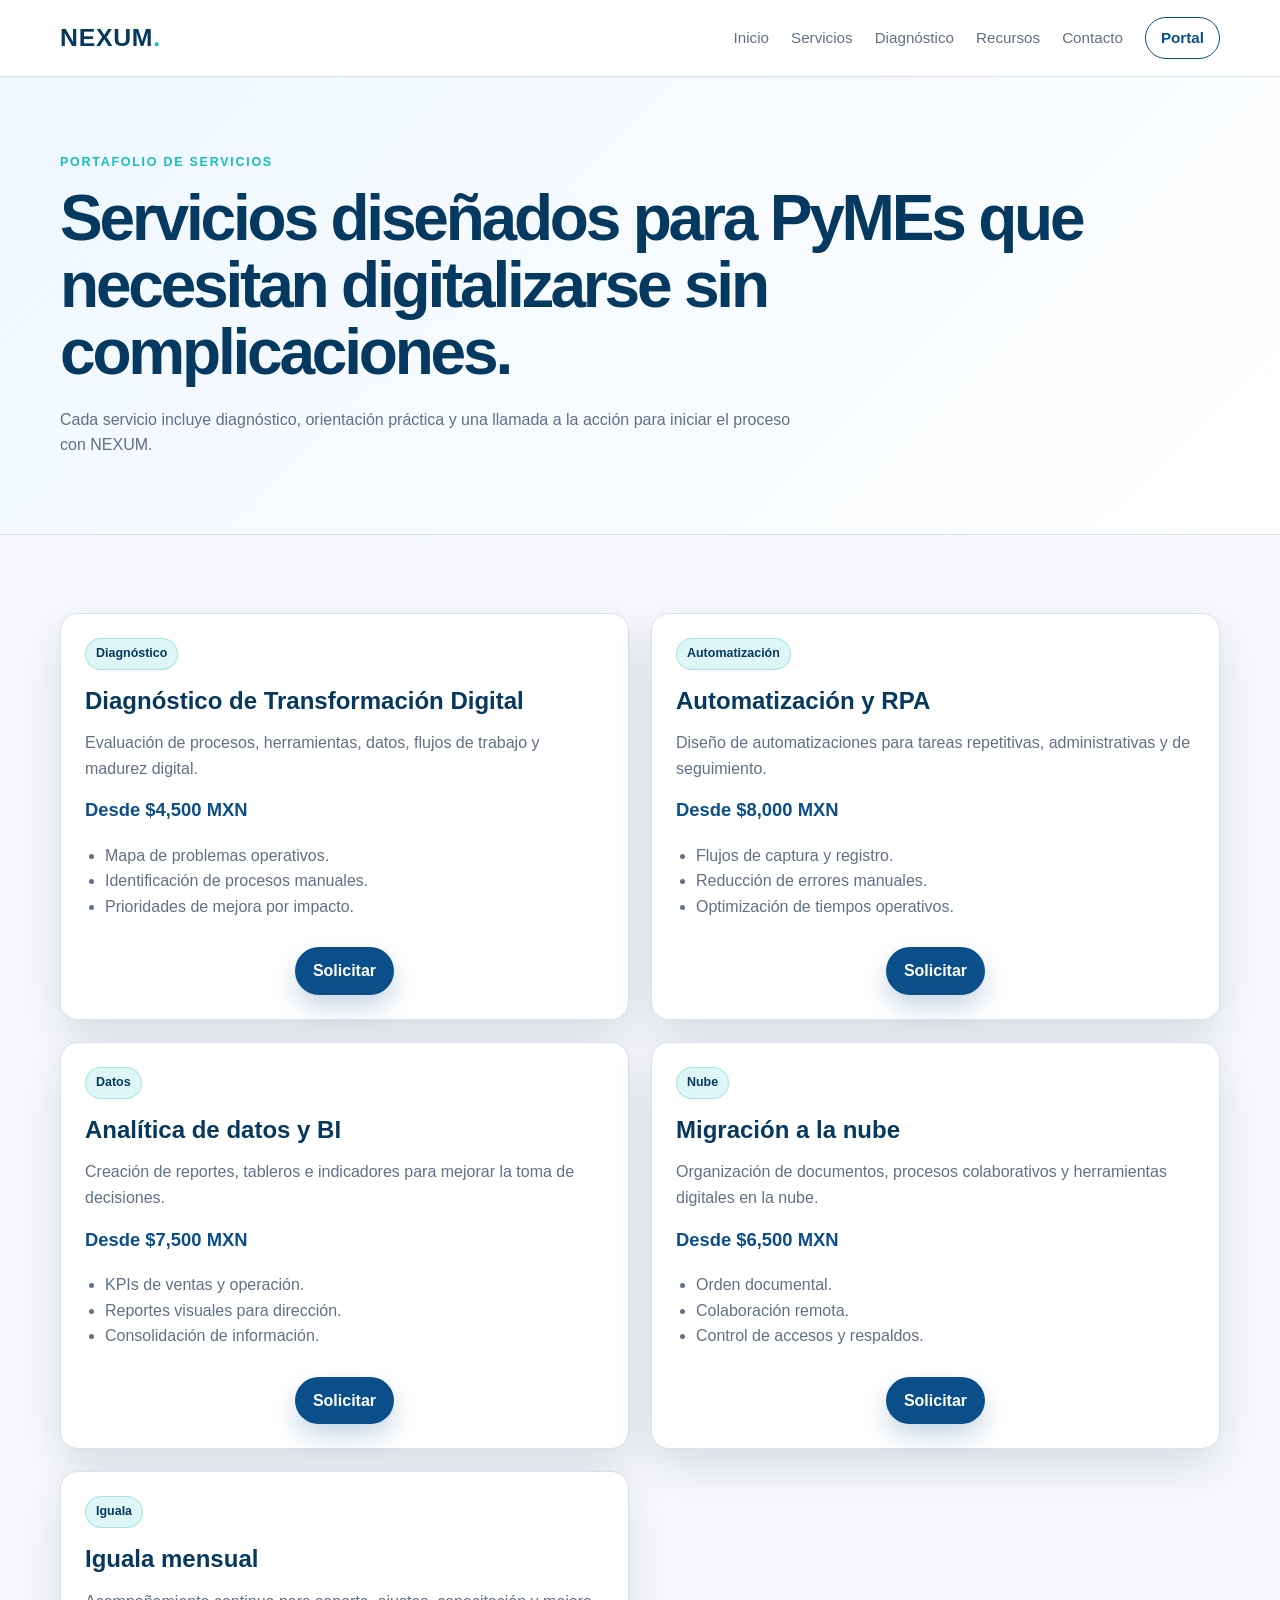
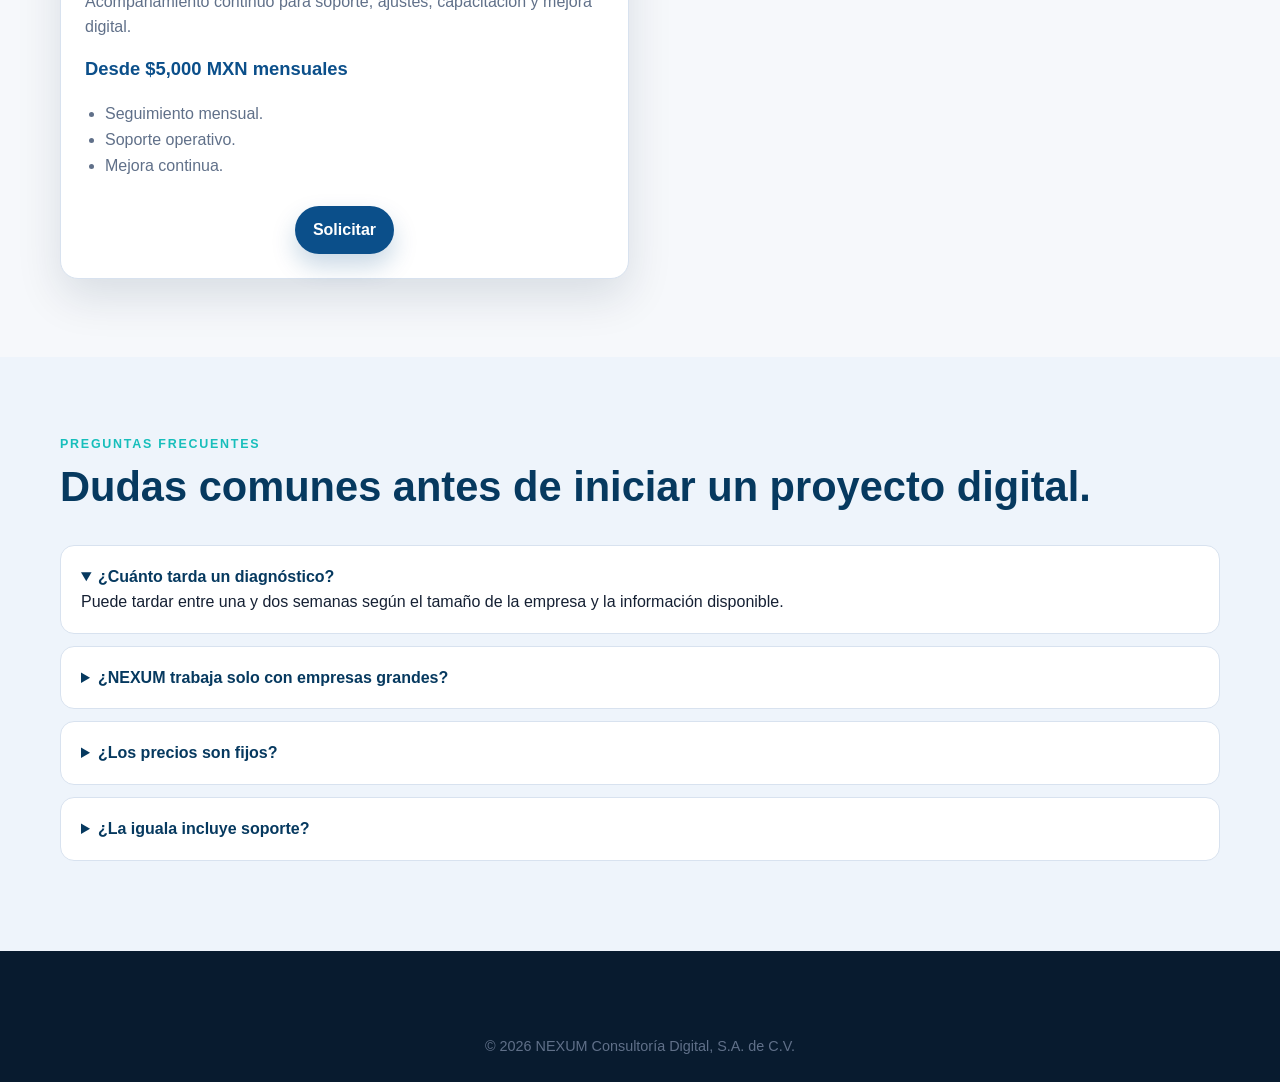
<file: pages/servicios.html>
<!DOCTYPE html>
<html lang="es">
<head>
  <meta charset="UTF-8">
  <meta name="viewport" content="width=device-width, initial-scale=1.0">
  <title>Servicios | NEXUM Consultoría Digital</title>
  <meta name="description" content="Servicios de NEXUM: diagnóstico digital, automatización, BI, nube e iguala mensual para PyMEs.">
  <link rel="stylesheet" href="../css/styles.css">
</head>
<body>
  <header class="site-header">
    <nav class="navbar container">
      <a class="logo" href="../index.html">NEXUM<span>.</span></a>
      <button class="nav-toggle" aria-label="Abrir menú">☰</button>
      <ul class="nav-menu">
        <li><a href="../index.html">Inicio</a></li>
        <li><a href="servicios.html">Servicios</a></li>
        <li><a href="diagnostico.html">Diagnóstico</a></li>
        <li><a href="blog.html">Recursos</a></li>
        <li><a href="contacto.html">Contacto</a></li>
        <li><a class="btn btn-outline" href="portal-cliente.html">Portal</a></li>
      </ul>
    </nav>
  </header>

  <main>
    <section class="page-hero">
      <div class="container">
        <p class="eyebrow">Portafolio de servicios</p>
        <h1>Servicios diseñados para PyMEs que necesitan digitalizarse sin complicaciones.</h1>
        <p>Cada servicio incluye diagnóstico, orientación práctica y una llamada a la acción para iniciar el proceso con NEXUM.</p>
      </div>
    </section>

    <section class="section">
      <div class="container pricing-grid">
        <article class="card">
          <span class="tag">Diagnóstico</span>
          <h2>Diagnóstico de Transformación Digital</h2>
          <p>Evaluación de procesos, herramientas, datos, flujos de trabajo y madurez digital.</p>
          <p class="price">Desde $4,500 MXN</p>
          <ul class="service-list">
            <li>Mapa de problemas operativos.</li>
            <li>Identificación de procesos manuales.</li>
            <li>Prioridades de mejora por impacto.</li>
          </ul>
          <div class="center"><a class="btn btn-primary" data-service="Diagnóstico digital" href="diagnostico.html">Solicitar</a></div>
        </article>

        <article class="card">
          <span class="tag">Automatización</span>
          <h2>Automatización y RPA</h2>
          <p>Diseño de automatizaciones para tareas repetitivas, administrativas y de seguimiento.</p>
          <p class="price">Desde $8,000 MXN</p>
          <ul class="service-list">
            <li>Flujos de captura y registro.</li>
            <li>Reducción de errores manuales.</li>
            <li>Optimización de tiempos operativos.</li>
          </ul>
          <div class="center"><a class="btn btn-primary" data-service="Automatización RPA" href="diagnostico.html">Solicitar</a></div>
        </article>

        <article class="card">
          <span class="tag">Datos</span>
          <h2>Analítica de datos y BI</h2>
          <p>Creación de reportes, tableros e indicadores para mejorar la toma de decisiones.</p>
          <p class="price">Desde $7,500 MXN</p>
          <ul class="service-list">
            <li>KPIs de ventas y operación.</li>
            <li>Reportes visuales para dirección.</li>
            <li>Consolidación de información.</li>
          </ul>
          <div class="center"><a class="btn btn-primary" data-service="Analítica BI" href="diagnostico.html">Solicitar</a></div>
        </article>

        <article class="card">
          <span class="tag">Nube</span>
          <h2>Migración a la nube</h2>
          <p>Organización de documentos, procesos colaborativos y herramientas digitales en la nube.</p>
          <p class="price">Desde $6,500 MXN</p>
          <ul class="service-list">
            <li>Orden documental.</li>
            <li>Colaboración remota.</li>
            <li>Control de accesos y respaldos.</li>
          </ul>
          <div class="center"><a class="btn btn-primary" data-service="Migración a la nube" href="diagnostico.html">Solicitar</a></div>
        </article>

        <article class="card">
          <span class="tag">Iguala</span>
          <h2>Iguala mensual</h2>
          <p>Acompañamiento continuo para soporte, ajustes, capacitación y mejora digital.</p>
          <p class="price">Desde $5,000 MXN mensuales</p>
          <ul class="service-list">
            <li>Seguimiento mensual.</li>
            <li>Soporte operativo.</li>
            <li>Mejora continua.</li>
          </ul>
          <div class="center"><a class="btn btn-primary" data-service="Iguala mensual" href="diagnostico.html">Solicitar</a></div>
        </article>
      </div>
    </section>

    <section class="section section-alt faq">
      <div class="container">
        <div class="section-heading">
          <p class="eyebrow">Preguntas frecuentes</p>
          <h2>Dudas comunes antes de iniciar un proyecto digital.</h2>
        </div>
        <details open>
          <summary>¿Cuánto tarda un diagnóstico?</summary>
          <p>Puede tardar entre una y dos semanas según el tamaño de la empresa y la información disponible.</p>
        </details>
        <details>
          <summary>¿NEXUM trabaja solo con empresas grandes?</summary>
          <p>No. El enfoque principal son PyMEs que necesitan soluciones accesibles y progresivas.</p>
        </details>
        <details>
          <summary>¿Los precios son fijos?</summary>
          <p>Los precios son estimados. La cotización final depende del alcance, procesos, herramientas y nivel de acompañamiento.</p>
        </details>
        <details>
          <summary>¿La iguala incluye soporte?</summary>
          <p>Sí. La iguala mensual contempla soporte, seguimiento, capacitación breve y ajustes de mejora continua.</p>
        </details>
      </div>
    </section>
  </main>

  <footer class="footer">
    <p class="footer-copy">© 2026 NEXUM Consultoría Digital, S.A. de C.V.</p>
  </footer>

  <script src="../js/app.js"></script>
</body>
</html>
</file>
<file: css/styles.css>
:root {
  --bg: #f6f8fb;
  --surface: #ffffff;
  --surface-alt: #eef4fb;
  --text: #152033;
  --muted: #607089;
  --primary: #0b4f8a;
  --primary-dark: #06395f;
  --accent: #17bebb;
  --border: #d8e2ef;
  --shadow: 0 18px 45px rgba(12, 31, 55, 0.12);
  --radius: 18px;
  --max-width: 1160px;
}

* {
  box-sizing: border-box;
  margin: 0;
  padding: 0;
}

html {
  scroll-behavior: smooth;
}

body {
  font-family: Arial, Helvetica, sans-serif;
  background: var(--bg);
  color: var(--text);
  line-height: 1.6;
}

a {
  color: inherit;
  text-decoration: none;
}

img {
  max-width: 100%;
  display: block;
}

.container {
  width: min(92%, var(--max-width));
  margin: 0 auto;
}

.site-header {
  position: sticky;
  top: 0;
  z-index: 50;
  background: rgba(255, 255, 255, 0.92);
  backdrop-filter: blur(14px);
  border-bottom: 1px solid var(--border);
}

.navbar {
  min-height: 76px;
  display: flex;
  align-items: center;
  justify-content: space-between;
  gap: 24px;
}

.logo {
  font-size: 1.55rem;
  font-weight: 800;
  letter-spacing: 0.03em;
  color: var(--primary-dark);
}

.logo span {
  color: var(--accent);
}

.nav-menu {
  list-style: none;
  display: flex;
  align-items: center;
  gap: 22px;
  color: var(--muted);
  font-size: 0.95rem;
}

.nav-menu a:hover {
  color: var(--primary);
}

.nav-toggle {
  display: none;
  border: 0;
  background: var(--primary);
  color: white;
  padding: 9px 12px;
  border-radius: 10px;
  font-size: 1.2rem;
  cursor: pointer;
}

.btn {
  display: inline-flex;
  align-items: center;
  justify-content: center;
  border: 0;
  border-radius: 999px;
  padding: 11px 18px;
  font-weight: 700;
  cursor: pointer;
  transition: transform 0.2s ease, box-shadow 0.2s ease, background 0.2s ease;
}

.btn:hover {
  transform: translateY(-2px);
}

.btn-primary {
  background: var(--primary);
  color: white;
  box-shadow: 0 12px 24px rgba(11, 79, 138, 0.22);
}

.btn-primary:hover {
  background: var(--primary-dark);
}

.btn-secondary {
  background: #e6edf6;
  color: var(--primary-dark);
}

.btn-outline {
  border: 1px solid var(--primary);
  color: var(--primary);
  background: transparent;
  padding: 8px 15px;
}

.btn-light {
  background: white;
  color: var(--primary-dark);
}

.hero {
  padding: 92px 0;
  background:
    radial-gradient(circle at top right, rgba(23, 190, 187, 0.25), transparent 30%),
    linear-gradient(135deg, #eef7ff 0%, #ffffff 55%, #eef4fb 100%);
}

.hero-grid,
.two-column,
.form-layout {
  display: grid;
  grid-template-columns: 1.1fr 0.9fr;
  gap: 42px;
  align-items: center;
}

.hero-content h1,
.page-hero h1 {
  font-size: clamp(2.1rem, 5vw, 4rem);
  line-height: 1.05;
  letter-spacing: -0.05em;
  margin: 12px 0 20px;
  color: var(--primary-dark);
}

.hero-content p,
.page-hero p,
.section-heading p {
  color: var(--muted);
  max-width: 760px;
}

.hero-actions {
  display: flex;
  flex-wrap: wrap;
  gap: 14px;
  margin-top: 28px;
}

.hero-card,
.sidebar-box,
.login-card,
.form-card,
.card,
.dashboard-card {
  background: var(--surface);
  border: 1px solid var(--border);
  border-radius: var(--radius);
  box-shadow: var(--shadow);
}

.hero-card {
  padding: 34px;
}

.hero-card h2 {
  margin-bottom: 12px;
}

.hero-card ul,
.service-list {
  margin-top: 18px;
  padding-left: 20px;
  color: var(--muted);
}

.eyebrow {
  color: var(--accent) !important;
  text-transform: uppercase;
  letter-spacing: 0.14em;
  font-size: 0.78rem;
  font-weight: 800;
}

.section {
  padding: 78px 0;
}

.section-alt {
  background: var(--surface-alt);
}

.section-heading {
  margin-bottom: 34px;
}

.section-heading h2,
.two-column h2,
.cta-card h2 {
  font-size: clamp(1.7rem, 4vw, 2.6rem);
  line-height: 1.15;
  color: var(--primary-dark);
  margin: 8px 0 12px;
}

.cards,
.values-grid,
.pricing-grid,
.blog-grid,
.dashboard-grid {
  display: grid;
  gap: 22px;
}

.cards {
  grid-template-columns: repeat(3, minmax(0, 1fr));
}

.service-preview {
  grid-template-columns: repeat(5, minmax(0, 1fr));
}

.values-grid {
  grid-template-columns: 1fr;
}

.values-grid article,
.card,
.dashboard-card {
  padding: 24px;
}

.card h2,
.card h3,
.values-grid h3 {
  color: var(--primary-dark);
  margin-bottom: 10px;
}

.card p,
.values-grid p,
.sidebar-box p,
.footer p {
  color: var(--muted);
}

.tag {
  display: inline-block;
  background: rgba(23, 190, 187, 0.14);
  color: var(--primary-dark);
  border: 1px solid rgba(23, 190, 187, 0.3);
  border-radius: 999px;
  padding: 5px 10px;
  font-size: 0.78rem;
  font-weight: 800;
  margin-bottom: 12px;
}

.center {
  text-align: center;
  margin-top: 28px;
}

.timeline {
  display: grid;
  grid-template-columns: repeat(5, minmax(0, 1fr));
  gap: 18px;
}

.timeline article {
  background: white;
  border: 1px solid var(--border);
  border-radius: var(--radius);
  padding: 22px;
}

.timeline span {
  width: 34px;
  height: 34px;
  display: inline-flex;
  align-items: center;
  justify-content: center;
  background: var(--primary);
  color: white;
  border-radius: 50%;
  font-weight: 800;
  margin-bottom: 14px;
}

.cta-section {
  background: linear-gradient(135deg, var(--primary-dark), var(--primary));
  color: white;
}

.cta-card {
  display: flex;
  justify-content: space-between;
  align-items: center;
  gap: 28px;
}

.cta-card h2,
.cta-card p {
  color: white;
}

.page-hero {
  padding: 76px 0;
  background: linear-gradient(135deg, #eef7ff, #ffffff);
  border-bottom: 1px solid var(--border);
}

.pricing-grid {
  grid-template-columns: repeat(2, minmax(0, 1fr));
}

.blog-grid {
  grid-template-columns: repeat(3, minmax(0, 1fr));
}

.price {
  font-size: 1.15rem;
  font-weight: 800;
  color: var(--primary) !important;
  margin: 14px 0;
}

.faq details {
  background: white;
  border: 1px solid var(--border);
  border-radius: 14px;
  padding: 18px 20px;
  margin-bottom: 12px;
}

.faq summary {
  cursor: pointer;
  font-weight: 800;
  color: var(--primary-dark);
}

.form-card,
.sidebar-box {
  padding: 28px;
}

.form-grid {
  display: grid;
  grid-template-columns: repeat(2, minmax(0, 1fr));
  gap: 18px;
}

.form-group.full {
  grid-column: 1 / -1;
}

label {
  display: block;
  color: var(--primary-dark);
  font-weight: 800;
  margin-bottom: 8px;
}

input,
select,
textarea {
  width: 100%;
  border: 1px solid var(--border);
  border-radius: 12px;
  padding: 12px 13px;
  font: inherit;
  color: var(--text);
  background: white;
}

textarea {
  min-height: 130px;
  resize: vertical;
}

input:focus,
select:focus,
textarea:focus {
  outline: 3px solid rgba(23, 190, 187, 0.22);
  border-color: var(--accent);
}

.form-message {
  display: none;
  margin-top: 14px;
  padding: 12px 14px;
  border-radius: 12px;
  font-weight: 700;
}

.form-message.show,
.form-message.success,
.form-message.error {
  display: block;
}

.form-message.success {
  background: #e8f8f3;
  color: #0f6a45;
}

.form-message.error {
  background: #fdecec;
  color: #9a1f1f;
}

.login-wrapper {
  min-height: calc(100vh - 76px);
  display: grid;
  place-items: center;
  padding: 56px 18px;
  background: linear-gradient(135deg, #eef7ff, #ffffff);
}

.login-card {
  width: min(100%, 430px);
  padding: 32px;
}

.notice {
  background: #eef4fb;
  color: var(--muted);
  border: 1px solid var(--border);
  border-radius: 12px;
  padding: 10px 12px;
  margin: 14px 0 20px;
  font-size: 0.92rem;
}

.hidden {
  display: none !important;
}

.dashboard {
  padding: 60px 0;
}

.dashboard-header {
  display: flex;
  justify-content: space-between;
  align-items: center;
  gap: 20px;
  margin-bottom: 30px;
}

.dashboard-grid {
  grid-template-columns: repeat(4, minmax(0, 1fr));
  margin-bottom: 34px;
}

.dashboard-card h2 {
  font-size: 2rem;
  color: var(--primary);
}

.table-wrapper {
  overflow-x: auto;
  background: white;
  border: 1px solid var(--border);
  border-radius: var(--radius);
  box-shadow: var(--shadow);
}

table {
  width: 100%;
  border-collapse: collapse;
  min-width: 760px;
}

th,
td {
  padding: 14px 16px;
  text-align: left;
  border-bottom: 1px solid var(--border);
  vertical-align: top;
}

th {
  background: var(--surface-alt);
  color: var(--primary-dark);
  font-size: 0.88rem;
}

.footer {
  background: #081b2f;
  color: white;
  padding: 48px 0 24px;
}

.footer-grid {
  display: grid;
  grid-template-columns: 1.5fr 1fr 1fr;
  gap: 34px;
}

.footer .logo,
.footer h3,
.footer a {
  color: white;
}

.footer a {
  display: block;
  color: #c8d8ea;
  margin-top: 8px;
}

.footer-copy {
  text-align: center;
  color: #c8d8ea;
  margin-top: 36px;
  font-size: 0.9rem;
}

@media (max-width: 980px) {
  .hero-grid,
  .two-column,
  .form-layout,
  .footer-grid {
    grid-template-columns: 1fr;
  }

  .service-preview,
  .cards,
  .pricing-grid,
  .blog-grid,
  .timeline,
  .dashboard-grid {
    grid-template-columns: repeat(2, minmax(0, 1fr));
  }

  .cta-card,
  .dashboard-header {
    align-items: flex-start;
    flex-direction: column;
  }
}

@media (max-width: 720px) {
  .navbar {
    flex-wrap: wrap;
  }

  .nav-toggle {
    display: inline-flex;
  }

  .nav-menu {
    display: none;
    width: 100%;
    flex-direction: column;
    align-items: flex-start;
    gap: 10px;
    padding: 12px 0 18px;
  }

  .nav-menu.active {
    display: flex;
  }

  .hero,
  .page-hero,
  .section {
    padding: 56px 0;
  }

  .service-preview,
  .cards,
  .pricing-grid,
  .blog-grid,
  .timeline,
  .dashboard-grid,
  .form-grid {
    grid-template-columns: 1fr;
  }

  .form-group.full {
    grid-column: auto;
  }
}
</file>
